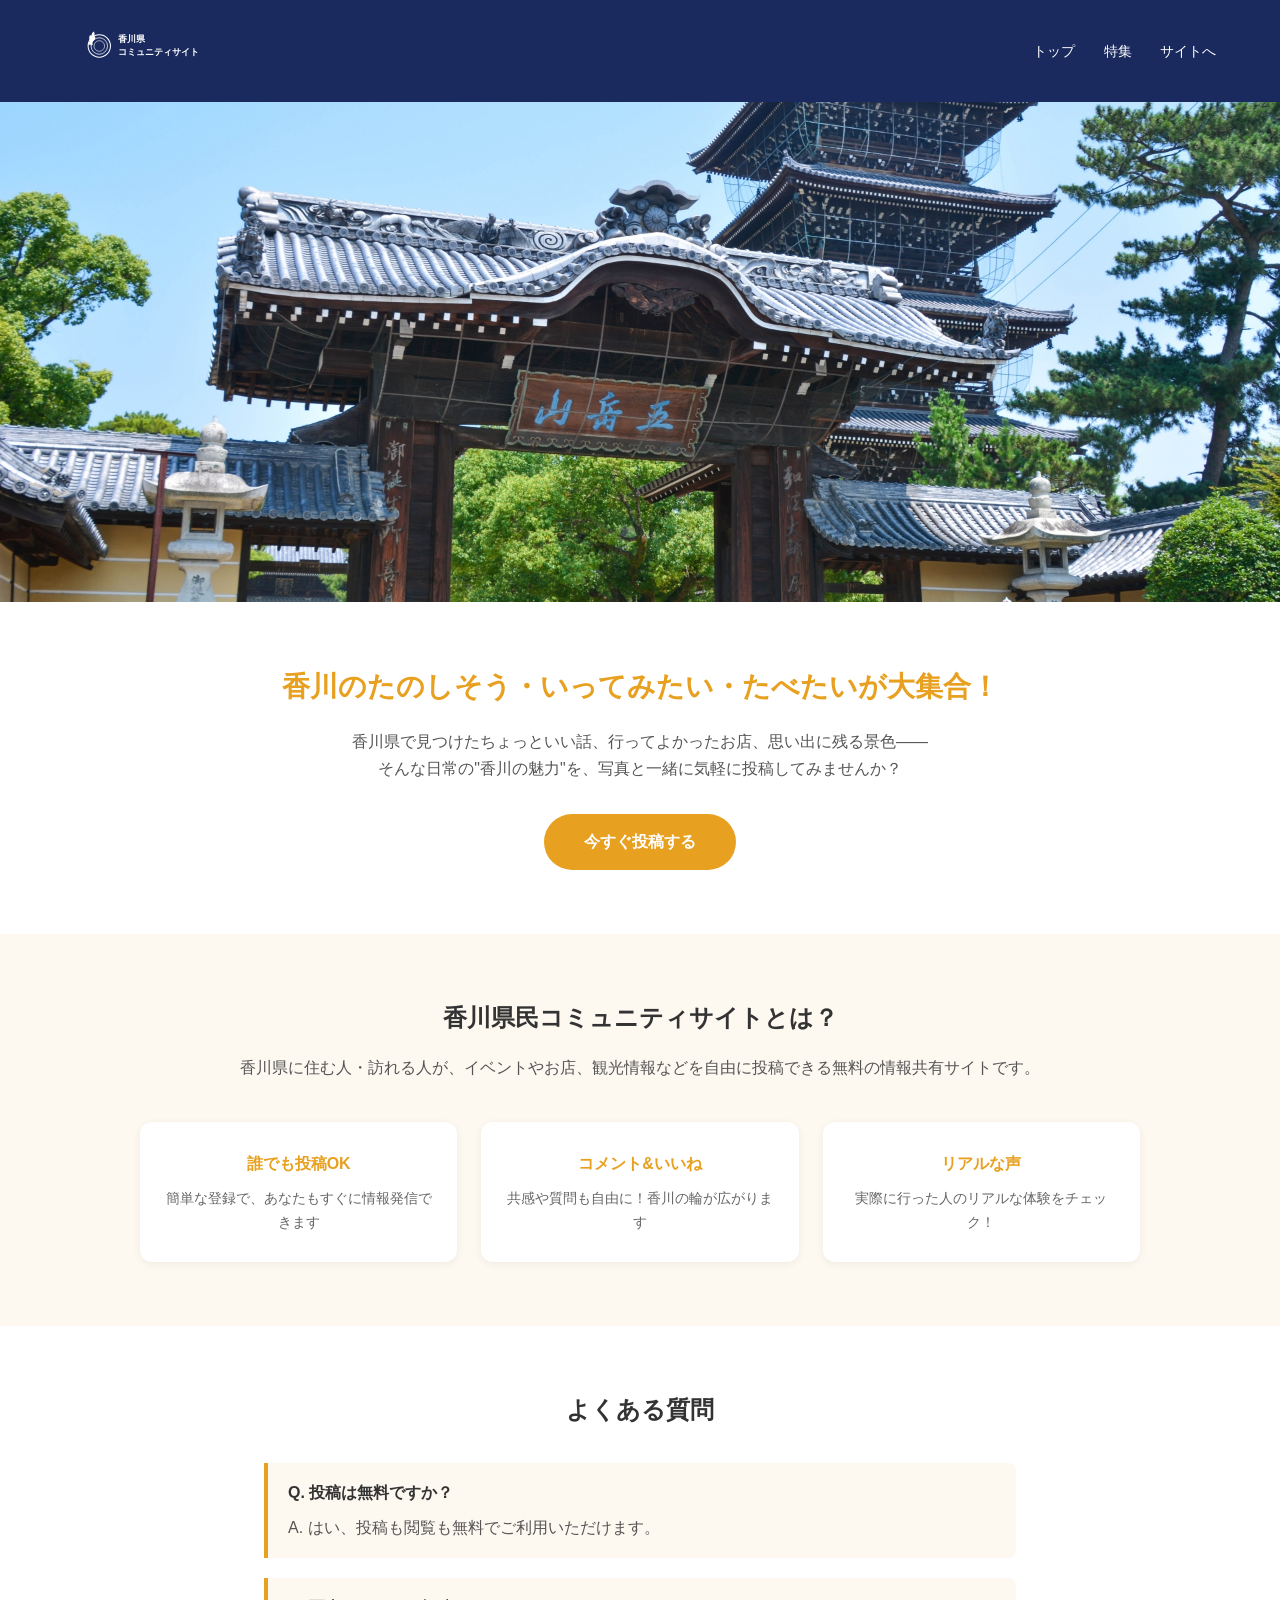
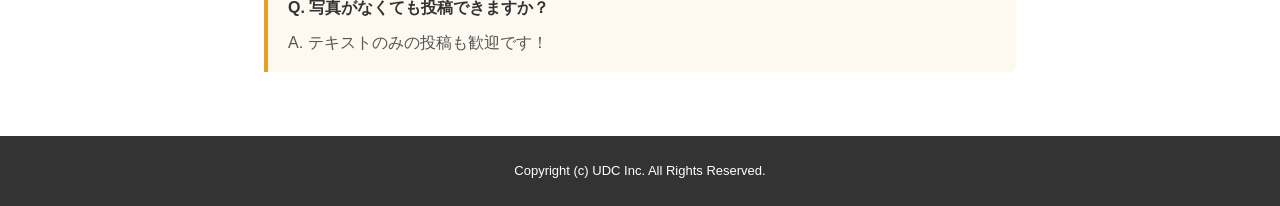
<file: index.html>
<!DOCTYPE html>
<html lang="ja">
<head>
    <meta charset="UTF-8">
    <meta name="viewport" content="width=device-width, initial-scale=1.0">
    <title>香川県コミュニティサイト</title>
    <link rel="stylesheet" href="css/style.css">
</head>
<body>
    
    <header>
      <div class="header-inner">
        <a href="index.html" class="logo">
          <svg width="200" height="60" viewBox="0 0 680 200" xmlns="http://www.w3.org/2000/svg">
            <style>.logo-text { font-family: 'Noto Sans JP', sans-serif; font-weight: 700; fill: #fff; }</style>
            <g transform="translate(120, 100)">
              <circle cx="0" cy="0" r="38" fill="none" stroke="#fff" stroke-width="3.5"/>
              <circle cx="0" cy="0" r="28" fill="none" stroke="#fff" stroke-width="2.5"/>
              <circle cx="0" cy="0" r="18" fill="none" stroke="#fff" stroke-width="2"/>
              <g transform="translate(-22, -36) rotate(15)">
                <ellipse cx="0" cy="0" rx="5" ry="12" fill="#fff"/>
                <ellipse cx="-8" cy="10" rx="5" ry="11" fill="#fff" transform="rotate(-20)"/>
                <ellipse cx="8" cy="10" rx="5" ry="11" fill="#fff" transform="rotate(20)"/>
                <ellipse cx="-14" cy="22" rx="4" ry="9" fill="#fff" transform="rotate(-35)"/>
                <ellipse cx="14" cy="22" rx="4" ry="9" fill="#fff" transform="rotate(35)"/>
                <line x1="0" y1="-12" x2="0" y2="32" stroke="#fff" stroke-width="2" stroke-linecap="round"/>
              </g>
            </g>
            <text x="185" y="88" class="logo-text" font-size="32">香川県</text>
            <text x="185" y="130" class="logo-text" font-size="32">コミュニティサイト</text>
          </svg>
        </a>
        <nav>
          <a href="index.html">トップ</a>
          <a href="feature.html">特集</a>
          <a href="community.html">サイトへ</a>
        </nav>
      </div>
    </header>

    <main>
        <section class="slideshow">
            <div class="slides">
                <div class="slide" id="slide1"></div>
                <div class="slide" id="slide2"></div>
                <div class="slide" id="slide3"></div>
            </div>
        </section>

        <section class="intro">
            <h1>香川のたのしそう・いってみたい・たべたいが大集合！</h1>
            <p>香川県で見つけたちょっといい話、行ってよかったお店、思い出に残る景色——<br>
            そんな日常の"香川の魅力"を、写真と一緒に気軽に投稿してみませんか？</p>
            <a href="community.html" class="btn">今すぐ投稿する</a>
          </section>

          <section class="about">
            <h2>香川県民コミュニティサイトとは？</h2>
            <p>香川県に住む人・訪れる人が、イベントやお店、観光情報などを自由に投稿できる無料の情報共有サイトです。</p>
            <div class="features">
              <div class="feature">
                <h3>誰でも投稿OK</h3>
                <p>簡単な登録で、あなたもすぐに情報発信できます</p>
              </div>
              <div class="feature">
                <h3>コメント&いいね</h3>
                <p>共感や質問も自由に！香川の輪が広がります</p>
              </div>
              <div class="feature">
                <h3>リアルな声</h3>
                <p>実際に行った人のリアルな体験をチェック！</p>
              </div>
            </div>
          </section>

          <section class="faq">
            <h2>よくある質問</h2>
            <div class="faq-item">
              <p class="question">Q. 投稿は無料ですか？</p>
              <p class="answer">A. はい、投稿も閲覧も無料でご利用いただけます。</p>
            </div>
            <div class="faq-item">
              <p class="question">Q. 写真がなくても投稿できますか？</p>
              <p class="answer">A. テキストのみの投稿も歓迎です！</p>
            </div>
          </section>
    </main>

    <footer>
        <p>Copyright (c) UDC Inc. All Rights Reserved.</p>
    </footer>
</body>
</html>
</file>
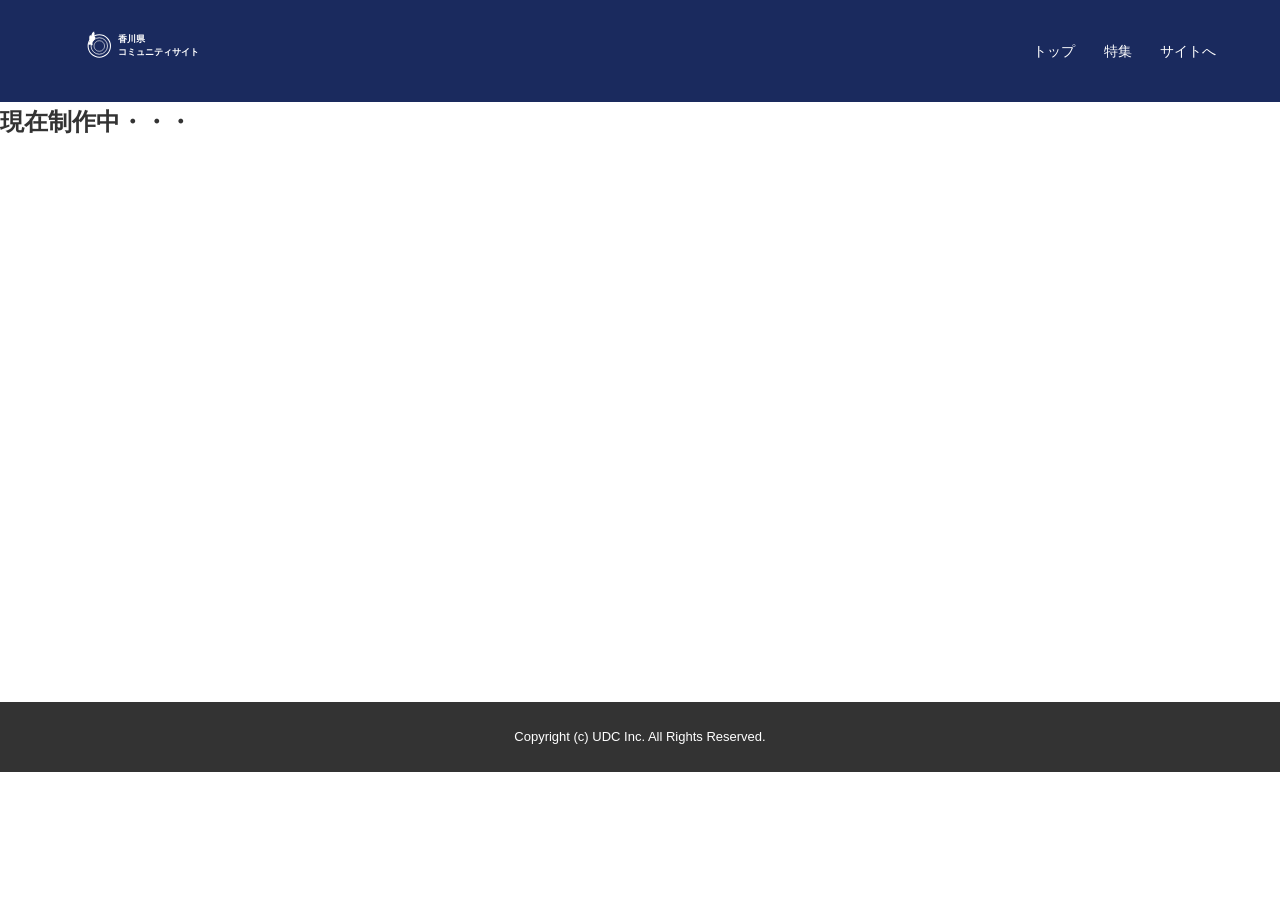
<file: community.html>
<!DOCTYPE html>
<html lang="ja">
<head>
  <meta charset="UTF-8">
  <meta name="viewport" content="width=device-width, initial-scale=1.0">
  <title>サイトへ | 香川県民コミュニティサイト</title>
  <link rel="stylesheet" href="css/style.css">
</head>
<body>

  <header>
    <div class="header-inner">
      <a href="index.html" class="logo">
        <svg width="200" height="60" viewBox="0 0 680 200" xmlns="http://www.w3.org/2000/svg">
          <style>.logo-text { font-family: 'Noto Sans JP', sans-serif; font-weight: 700; fill: #fff; }</style>
          <g transform="translate(120, 100)">
            <circle cx="0" cy="0" r="38" fill="none" stroke="#fff" stroke-width="3.5"/>
            <circle cx="0" cy="0" r="28" fill="none" stroke="#fff" stroke-width="2.5"/>
            <circle cx="0" cy="0" r="18" fill="none" stroke="#fff" stroke-width="2"/>
            <g transform="translate(-22, -36) rotate(15)">
              <ellipse cx="0" cy="0" rx="5" ry="12" fill="#fff"/>
              <ellipse cx="-8" cy="10" rx="5" ry="11" fill="#fff" transform="rotate(-20)"/>
              <ellipse cx="8" cy="10" rx="5" ry="11" fill="#fff" transform="rotate(20)"/>
              <ellipse cx="-14" cy="22" rx="4" ry="9" fill="#fff" transform="rotate(-35)"/>
              <ellipse cx="14" cy="22" rx="4" ry="9" fill="#fff" transform="rotate(35)"/>
              <line x1="0" y1="-12" x2="0" y2="32" stroke="#fff" stroke-width="2" stroke-linecap="round"/>
            </g>
          </g>
          <text x="185" y="88" class="logo-text" font-size="32">香川県</text>
          <text x="185" y="130" class="logo-text" font-size="32">コミュニティサイト</text>
        </svg>
      </a>
      <nav>
        <a href="index.html">トップ</a>
        <a href="feature.html">特集</a>
        <a href="community.html">サイトへ</a>
      </nav>
    </div>
  </header>

  <main>
    <h2>現在制作中・・・</h2>
  </main>
  <footer>
    <p>Copyright (c) UDC Inc. All Rights Reserved.</p>
  </footer>

</body>
</html>
</file>
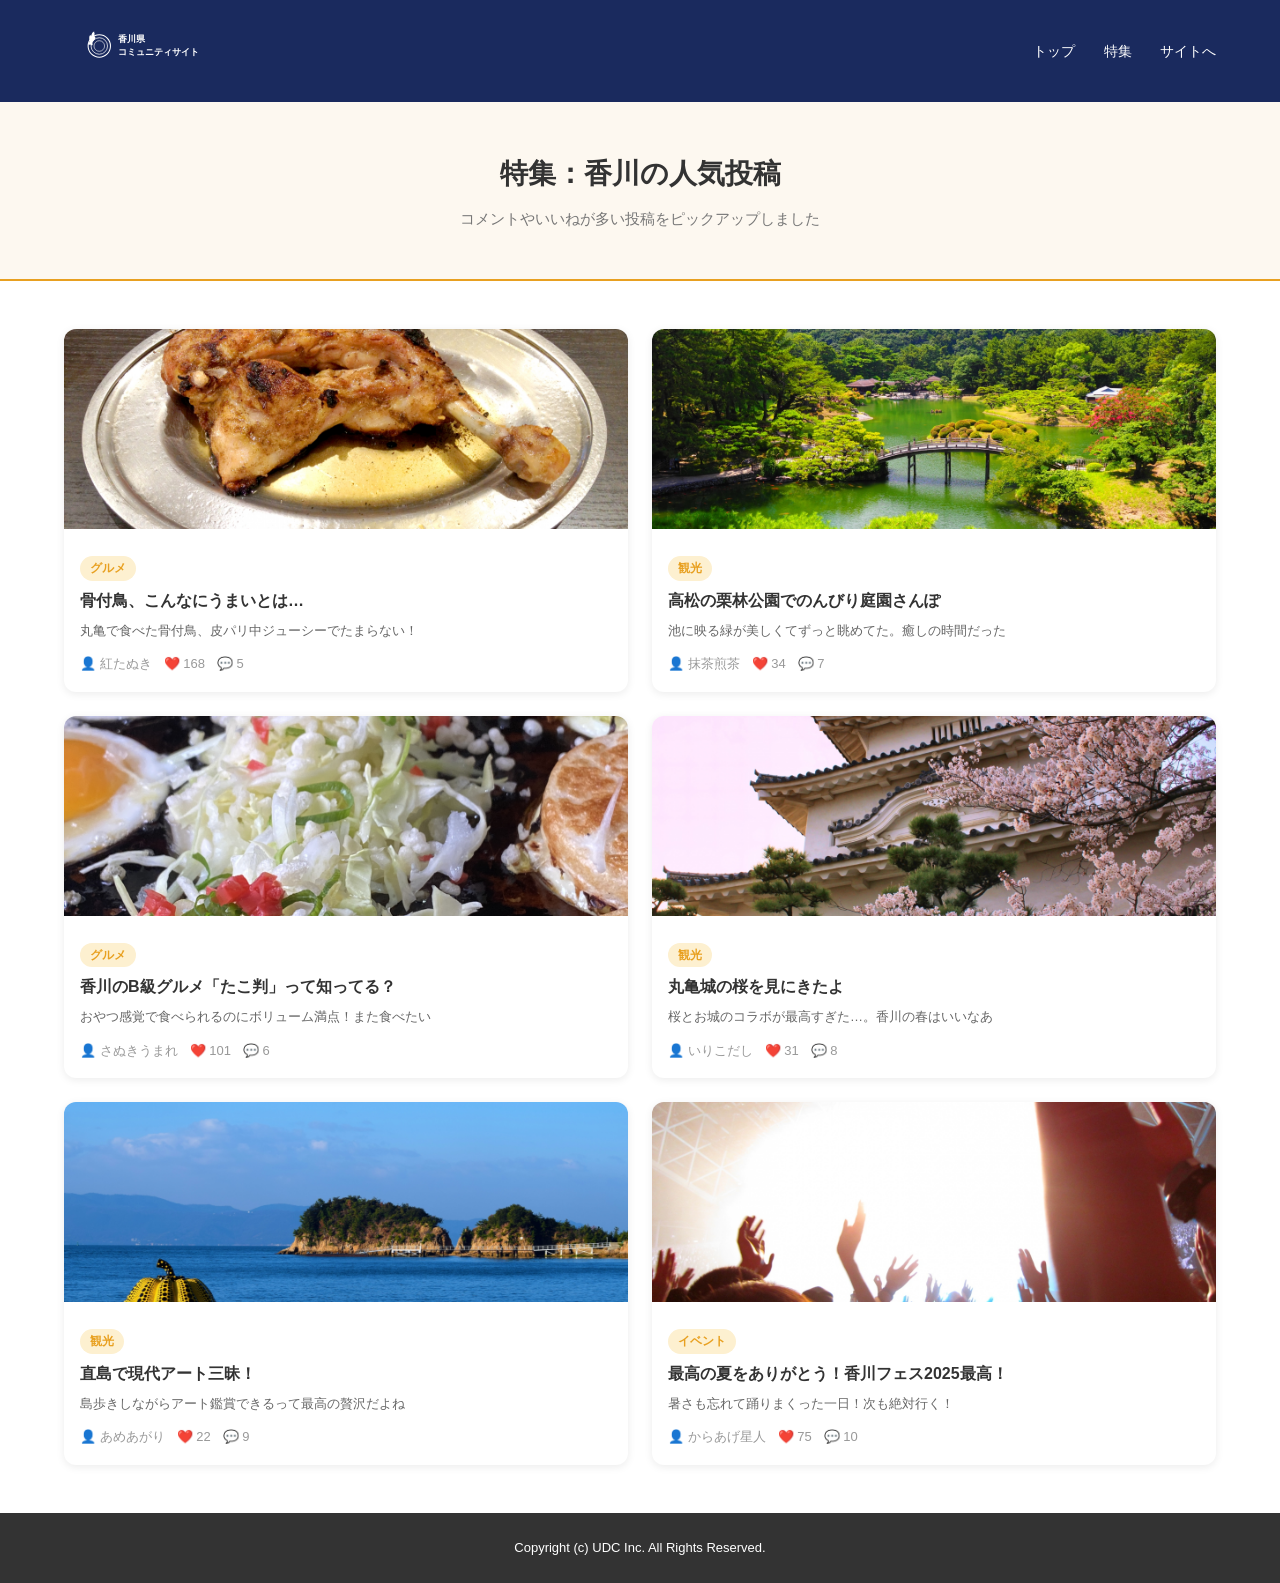
<file: feature.html>
<!DOCTYPE html>
<html lang="ja">
<head>
  <meta charset="UTF-8">
  <meta name="viewport" content="width=device-width, initial-scale=1.0">
  <title>特集 | 香川県民コミュニティサイト</title>
  <link rel="stylesheet" href="css/style.css">
</head>
<body>

  <header>
    <div class="header-inner">
      <a href="index.html" class="logo">
        <svg width="200" height="60" viewBox="0 0 680 200" xmlns="http://www.w3.org/2000/svg">
          <style>.logo-text { font-family: 'Noto Sans JP', sans-serif; font-weight: 700; fill: #fff; }</style>
          <g transform="translate(120, 100)">
            <circle cx="0" cy="0" r="38" fill="none" stroke="#fff" stroke-width="3.5"/>
            <circle cx="0" cy="0" r="28" fill="none" stroke="#fff" stroke-width="2.5"/>
            <circle cx="0" cy="0" r="18" fill="none" stroke="#fff" stroke-width="2"/>
            <g transform="translate(-22, -36) rotate(15)">
              <ellipse cx="0" cy="0" rx="5" ry="12" fill="#fff"/>
              <ellipse cx="-8" cy="10" rx="5" ry="11" fill="#fff" transform="rotate(-20)"/>
              <ellipse cx="8" cy="10" rx="5" ry="11" fill="#fff" transform="rotate(20)"/>
              <ellipse cx="-14" cy="22" rx="4" ry="9" fill="#fff" transform="rotate(-35)"/>
              <ellipse cx="14" cy="22" rx="4" ry="9" fill="#fff" transform="rotate(35)"/>
              <line x1="0" y1="-12" x2="0" y2="32" stroke="#fff" stroke-width="2" stroke-linecap="round"/>
            </g>
          </g>
          <text x="185" y="88" class="logo-text" font-size="32">香川県</text>
          <text x="185" y="130" class="logo-text" font-size="32">コミュニティサイト</text>
        </svg>
      </a>
      <nav>
        <a href="index.html">トップ</a>
        <a href="feature.html">特集</a>
        <a href="community.html">サイトへ</a>
      </nav>
    </div>
  </header>

  <main>
    <section class="feature-hero">
      <h1>特集：香川の人気投稿</h1>
      <p>コメントやいいねが多い投稿をピックアップしました</p>
    </section>

    <section class="posts">
      <div class="post-grid">

        <a href="community.html" class="post-card">
          <img src="投稿画像/1.png" alt="骨付鳥">
          <div class="post-body">
            <span class="post-cat">グルメ</span>
            <h2>骨付鳥、こんなにうまいとは…</h2>
            <p class="post-text">丸亀で食べた骨付鳥、皮パリ中ジューシーでたまらない！</p>
            <div class="post-meta">
              <span>👤 紅たぬき</span>
              <span>❤️ 168</span>
              <span>💬 5</span>
            </div>
          </div>
        </a>

        <a href="community.html" class="post-card">
          <img src="投稿画像/2.png" alt="栗林公園">
          <div class="post-body">
            <span class="post-cat">観光</span>
            <h2>高松の栗林公園でのんびり庭園さんぽ</h2>
            <p class="post-text">池に映る緑が美しくてずっと眺めてた。癒しの時間だった</p>
            <div class="post-meta">
              <span>👤 抹茶煎茶</span>
              <span>❤️ 34</span>
              <span>💬 7</span>
            </div>
          </div>
        </a>

        <a href="community.html" class="post-card">
          <img src="投稿画像/3.png" alt="たこ判">
          <div class="post-body">
            <span class="post-cat">グルメ</span>
            <h2>香川のB級グルメ「たこ判」って知ってる？</h2>
            <p class="post-text">おやつ感覚で食べられるのにボリューム満点！また食べたい</p>
            <div class="post-meta">
              <span>👤 さぬきうまれ</span>
              <span>❤️ 101</span>
              <span>💬 6</span>
            </div>
          </div>
        </a>

        <a href="community.html" class="post-card">
          <img src="投稿画像/4.png" alt="丸亀城の桜">
          <div class="post-body">
            <span class="post-cat">観光</span>
            <h2>丸亀城の桜を見にきたよ</h2>
            <p class="post-text">桜とお城のコラボが最高すぎた…。香川の春はいいなあ</p>
            <div class="post-meta">
              <span>👤 いりこだし</span>
              <span>❤️ 31</span>
              <span>💬 8</span>
            </div>
          </div>
        </a>

        <a href="community.html" class="post-card">
          <img src="投稿画像/5.png" alt="直島">
          <div class="post-body">
            <span class="post-cat">観光</span>
            <h2>直島で現代アート三昧！</h2>
            <p class="post-text">島歩きしながらアート鑑賞できるって最高の贅沢だよね</p>
            <div class="post-meta">
              <span>👤 あめあがり</span>
              <span>❤️ 22</span>
              <span>💬 9</span>
            </div>
          </div>
        </a>

        <a href="community.html" class="post-card">
          <img src="投稿画像/6.png" alt="香川フェス">
          <div class="post-body">
            <span class="post-cat">イベント</span>
            <h2>最高の夏をありがとう！香川フェス2025最高！</h2>
            <p class="post-text">暑さも忘れて踊りまくった一日！次も絶対行く！</p>
            <div class="post-meta">
              <span>👤 からあげ星人</span>
              <span>❤️ 75</span>
              <span>💬 10</span>
            </div>
          </div>
        </a>

      </div>
    </section>
  </main>

  <footer>
    <p>Copyright (c) UDC Inc. All Rights Reserved.</p>
  </footer>

</body>
</html>
</file>
<file: css/style.css>
* {
    box-sizing: border-box;
    margin: 0;
    padding: 0;
  }
  
  body {
    font-family: 'Hiragino Kaku Gothic ProN', 'Noto Sans JP', sans-serif;
    color: #333;
    line-height: 1.7;
  }
  
  /* ヘッダー */
  header {
    background: #1a2a5e;
    border-bottom: none;
    position: sticky;
    top: 0;
    z-index: 100;
  }
  
  nav a {
    color: #fff;  /* 白文字に変更 */
    margin-left: 24px;
    font-size: 14px;
    font-weight: 500;
    text-decoration: none;
  }
  
  nav a:hover {
    color: #f0c040;
  }
  .header-inner {
    max-width: 1200px;
    margin: 0 auto;
    padding: 16px 24px;
    display: flex;
    justify-content: space-between;
    align-items: center;
  }
  
  .logo {
    font-size: 20px;
    font-weight: 700;
    color: #e8a020;
  }

  .logo img {
    height: 48px;
    width: auto;
    mix-blend-mode: screen;  /* 背景を透過して見せる */
  }
  
  /* nav a {
    text-decoration: none;
    color: #333;
    margin-left: 24px;
    font-size: 14px;
    font-weight: 500;
  }
  
  nav a:hover {
    color: #e8a020;
  } */
  
  /* ===== CSSのみのスライドショー ===== */
  .slideshow {
    width: 100%;
    overflow: hidden;
    position: relative;
  }
  
  .slides {
    display: flex;
    width: 300%;
    animation: slide 9s infinite;
  }
  
  .slide {
    width: 100vw;
    height: 500px;
    background-size: cover;
    background-position: center;
    flex-shrink: 0;
  }
  
  #slide1 { background-image: url('../images/2031981_m.jpg'); }
  #slide2 { background-image: url('../images/3590326_s.jpg'); }
  #slide3 { background-image: url('../images/32230000_m.jpg'); }
  
  @keyframes slide {
    0%   { transform: translateX(0); }
    30%  { transform: translateX(0); }
    33%  { transform: translateX(-33.333%); }
    63%  { transform: translateX(-33.333%); }
    66%  { transform: translateX(-66.666%); }
    96%  { transform: translateX(-66.666%); }
    100% { transform: translateX(0); }
  }
  
  /* サービス紹介 */
  .intro {
    max-width: 800px;
    margin: 64px auto;
    padding: 0 24px;
    text-align: center;
  }
  
  .intro h1 {
    font-size: 28px;
    color: #e8a020;
    margin-bottom: 20px;
    line-height: 1.5;
  }
  
  .intro p {
    font-size: 16px;
    color: #555;
    margin-bottom: 32px;
  }
  
  .btn {
    display: inline-block;
    background: #e8a020;
    color: #fff;
    padding: 14px 40px;
    border-radius: 999px;
    text-decoration: none;
    font-weight: 700;
    font-size: 16px;
    transition: background 0.2s;
  }
  
  .btn:hover {
    background: #c88010;
  }
  
  /* サイト説明 */
  .about {
    background: #fdf8f0;
    padding: 64px 24px;
  }
  
  .about h2 {
    text-align: center;
    font-size: 24px;
    margin-bottom: 16px;
    color: #333;
  }
  
  .about > p {
    text-align: center;
    color: #555;
    margin-bottom: 40px;
  }
  
  .features {
    max-width: 1000px;
    margin: 0 auto;
    display: flex;
    gap: 24px;
    justify-content: center;
  }
  
  .feature {
    background: #fff;
    border-radius: 12px;
    padding: 28px 24px;
    flex: 1;
    text-align: center;
    box-shadow: 0 2px 8px rgba(0,0,0,0.06);
  }
  
  .feature h3 {
    font-size: 16px;
    color: #e8a020;
    margin-bottom: 10px;
  }
  
  .feature p {
    font-size: 14px;
    color: #666;
  }

  main {
    min-height: 600px;
  }
  
  /* FAQ */
  .faq {
    max-width: 800px;
    margin: 64px auto;
    padding: 0 24px;
  }
  
  .faq h2 {
    font-size: 24px;
    margin-bottom: 32px;
    text-align: center;
  }
  
  .faq-item {
    border-left: 4px solid #e8a020;
    padding: 16px 20px;
    margin-bottom: 20px;
    background: #fdf8f0;
    border-radius: 0 8px 8px 0;
  }
  
  .question {
    font-weight: 700;
    margin-bottom: 8px;
    color: #333;
  }
  
  .answer {
    color: #555;
  }
  
  /* フッター */
  footer {
    background: #333;
    color: #fff;
    text-align: center;
    padding: 24px;
    font-size: 13px;
  }

  /* 特集ヒーロー */
.feature-hero {
    background: #fdf8f0;
    text-align: center;
    padding: 48px 24px;
    border-bottom: 2px solid #e8a020;
  }
  
  .feature-hero h1 {
    font-size: 28px;
    color: #333;
    margin-bottom: 8px;
  }
  
  .feature-hero p {
    color: #777;
    font-size: 15px;
  }
  
  /* 投稿グリッド */
  .posts {
    max-width: 1200px;
    margin: 48px auto;
    padding: 0 24px;
  }
  
  .post-grid {
    display: grid;
    grid-template-columns: 1fr 1fr;
    gap: 24px;
  }
  
  /* 投稿カード */
  .post-card {
    text-decoration: none;
    color: inherit;
    background: #fff;
    border-radius: 12px;
    overflow: hidden;
    box-shadow: 0 2px 8px rgba(0,0,0,0.08);
    transition: transform 0.2s, box-shadow 0.2s;
    display: block;
  }
  
  .post-card:hover {
    transform: translateY(-4px);
    box-shadow: 0 8px 20px rgba(0,0,0,0.12);
  }
  
  .post-card img {
    width: 100%;
    height: 200px;
    object-fit: cover;
  }
  
  .post-body {
    padding: 16px;
  }
  
  .post-cat {
    display: inline-block;
    background: #fdf0d0;
    color: #e8a020;
    font-size: 12px;
    padding: 2px 10px;
    border-radius: 999px;
    margin-bottom: 8px;
    font-weight: 600;
  }
  
  .post-body h2 {
    font-size: 16px;
    margin-bottom: 8px;
    line-height: 1.5;
  }
  
  .post-text {
    font-size: 13px;
    color: #666;
    margin-bottom: 12px;
    line-height: 1.6;
  }
  
  .post-meta {
    display: flex;
    gap: 12px;
    font-size: 13px;
    color: #999;
  }
  
  /* スマホ: 1列 */
  @media (max-width: 768px) {
    .post-grid {
      grid-template-columns: 1fr;
    }
  
    .feature-hero h1 {
      font-size: 22px;
    }
  }
  
  /* ===== レスポンシブ ===== */
  @media (max-width: 768px) {
    .slide {
      height: 250px;
    }
  
    .intro h1 {
      font-size: 20px;
    }
  
    .features {
      flex-direction: column;
    }
  
    nav a {
      margin-left: 12px;
      font-size: 12px;
    }
  }
</file>
